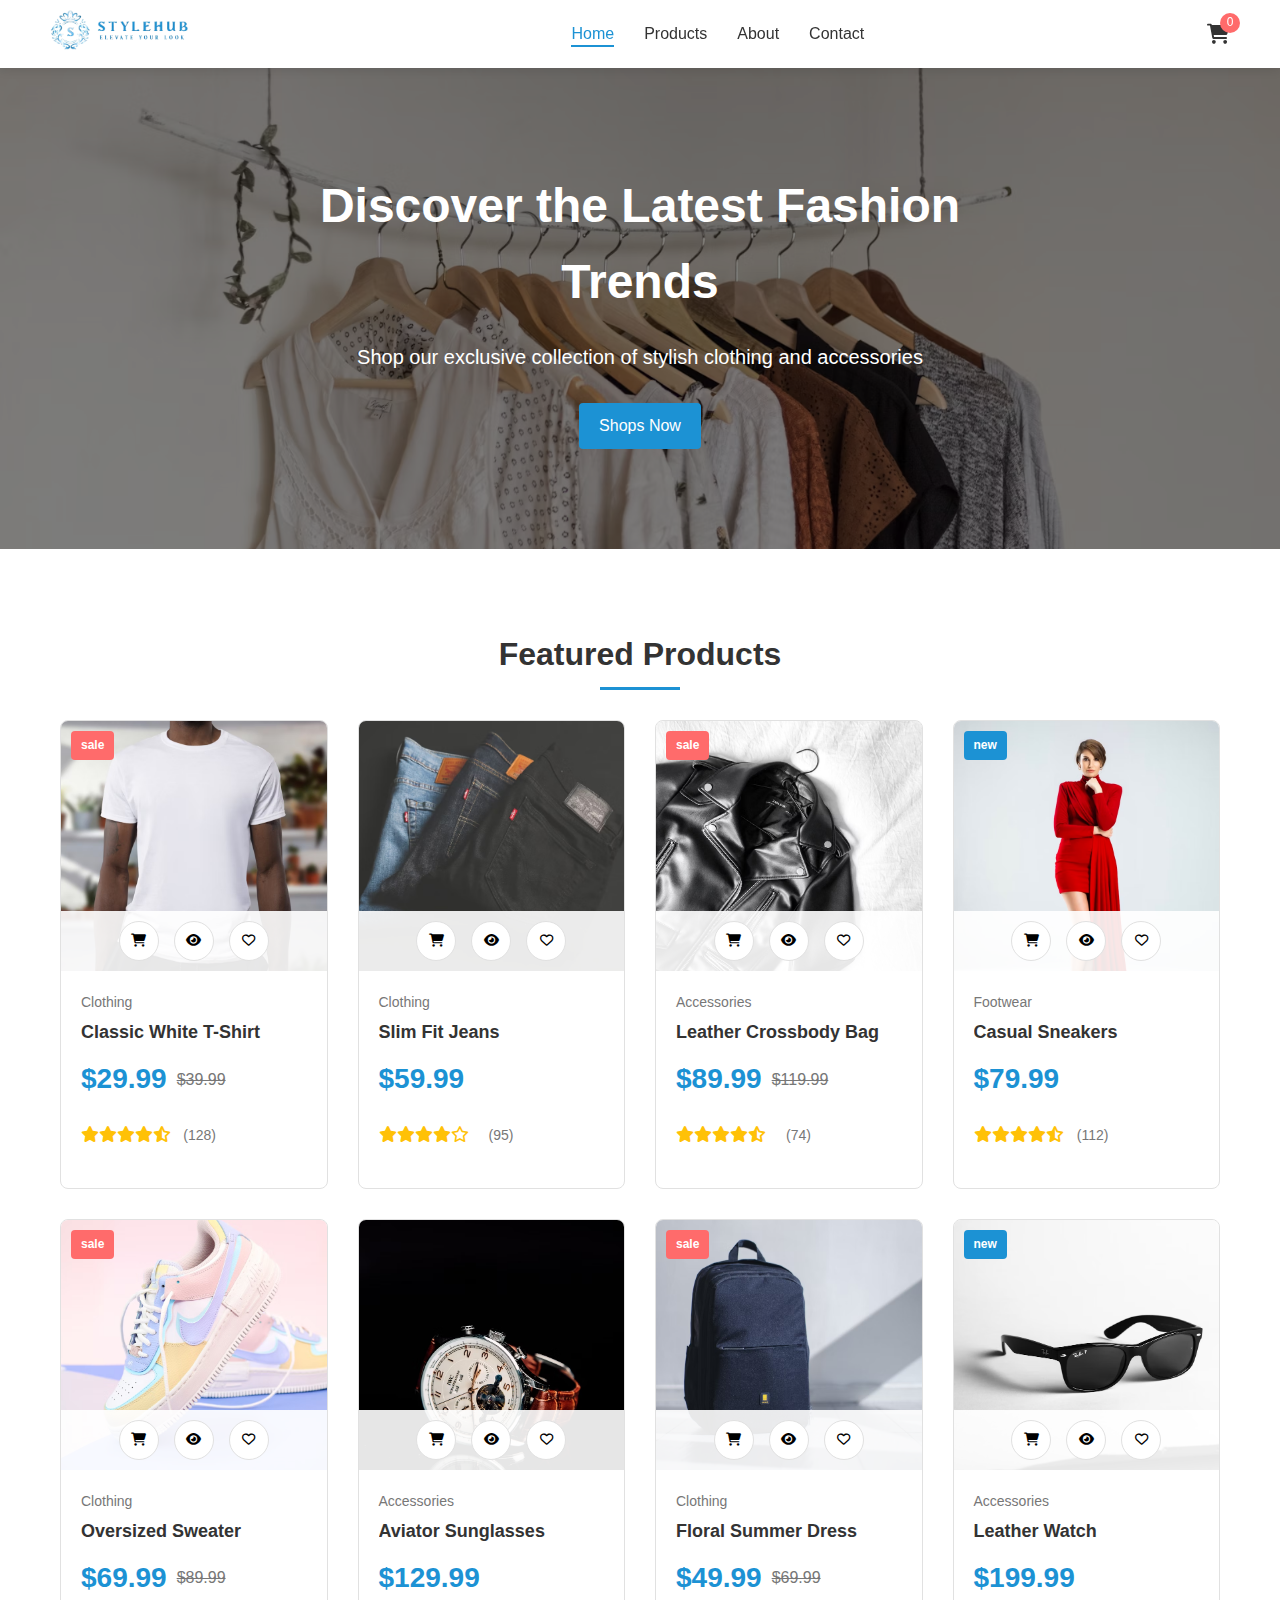
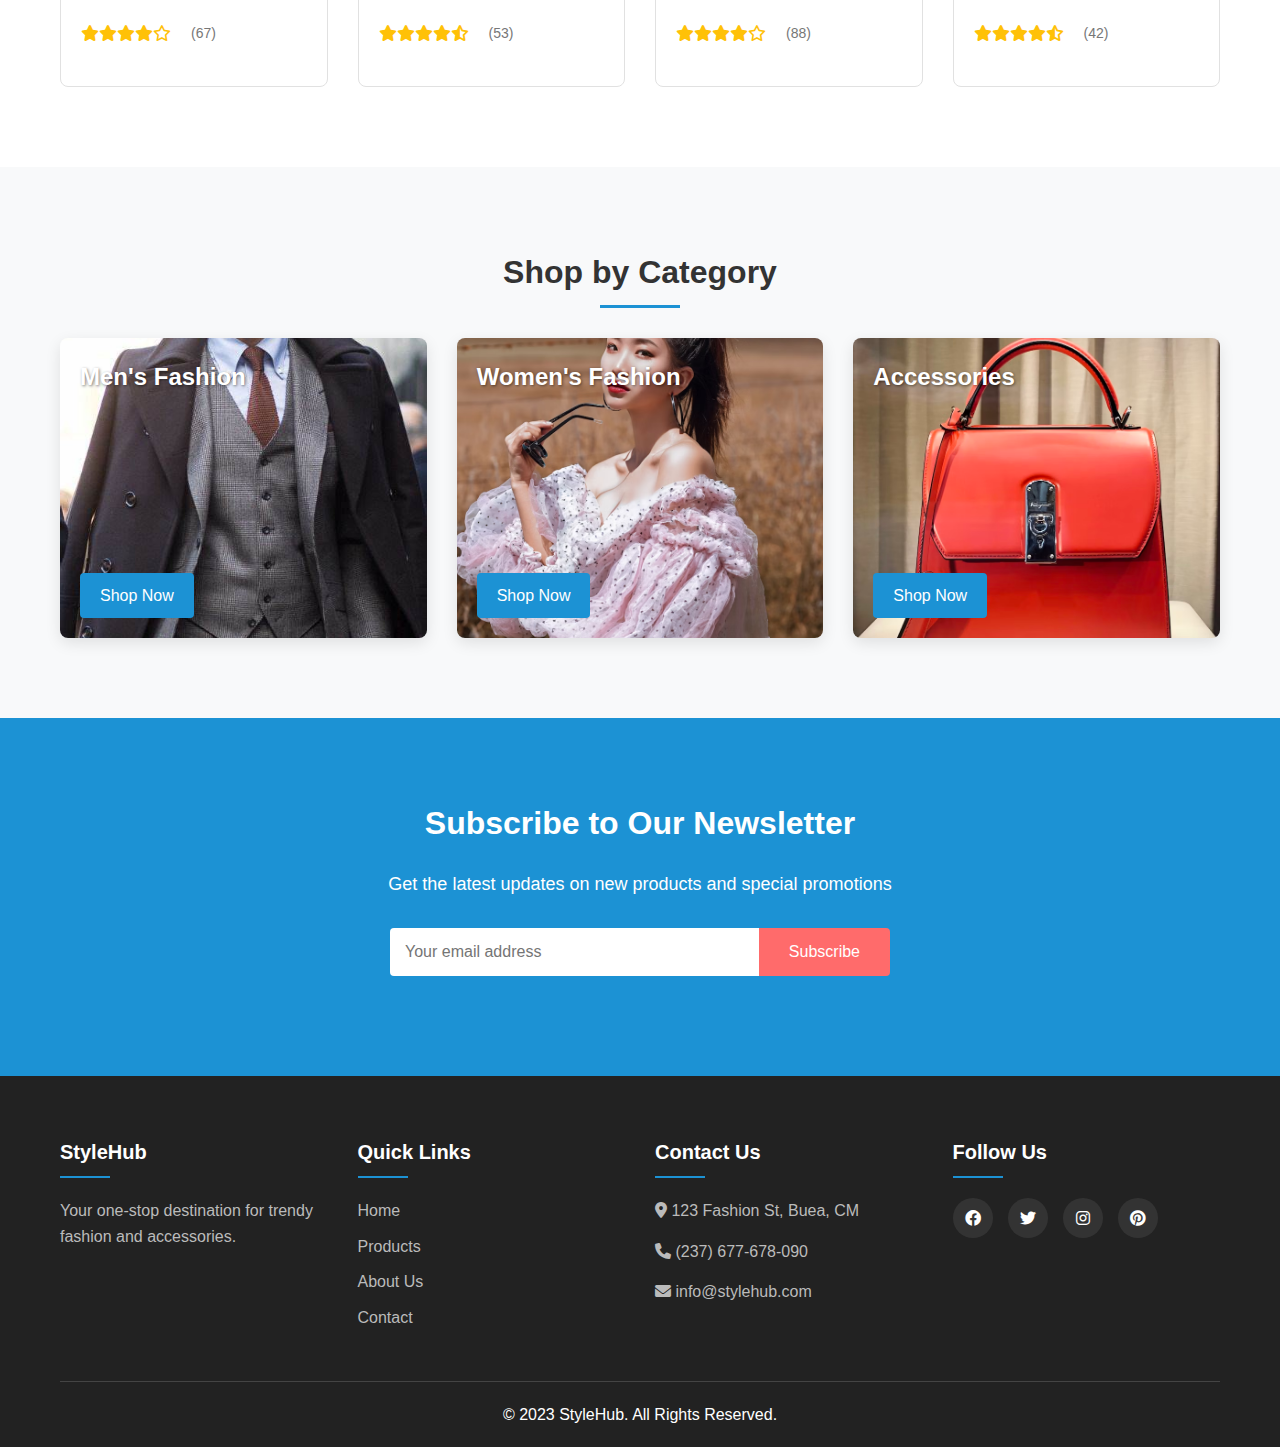
<file: index.html>
<!DOCTYPE html>
<html lang="en">
  <head>
    <meta charset="UTF-8" />
    <meta name="viewport" content="width=device-width, initial-scale=1.0" />
    <title>StyleHub - Home</title>
    <link rel="apple-touch-icon" sizes="180x180" href="/apple-touch-icon.png" />
    <link rel="icon" type="image/png" sizes="32x32" href="/favicon-32x32.png" />
    <link rel="icon" type="image/png" sizes="16x16" href="/favicon-16x16.png" />
    <link rel="manifest" href="/site.webmanifest" />
    <link rel="stylesheet" href="css/styles.css" />
    <link
      rel="stylesheet"
      href="https://cdnjs.cloudflare.com/ajax/libs/font-awesome/6.0.0-beta3/css/all.min.css"
    />
  </head>
  <body>
    <header>
      <div class="container">
        <div class="logo">
          <a href="index.html">
            <img
              src="images/stylehub-logo.png"
              alt="StyleHub Logo"
              class="logo-image"
            />
          </a>
        </div>
        <nav>
          <ul class="nav-links">
            <li><a href="index.html" class="active">Home</a></li>
            <li><a href="pages/products.html">Products</a></li>
            <li><a href="pages/about.html">About</a></li>
            <li><a href="pages/contact.html">Contact</a></li>
          </ul>
        </nav>
        <div class="cart-icon">
          <a href="pages/cart.html"
            ><i class="fas fa-shopping-cart"></i>
            <span id="cart-count">0</span></a
          >
        </div>
        <div class="hamburger">
          <div class="line"></div>
          <div class="line"></div>
          <div class="line"></div>
        </div>
      </div>
    </header>

    <section class="hero">
      <div class="container">
        <div class="hero-content">
          <h2>Discover the Latest Fashion Trends</h2>
          <p>
            Shop our exclusive collection of stylish clothing and accessories
          </p>
          <a href="pages/products.html" class="btn">Shops Now</a>
        </div>
      </div>
    </section>

    <section class="featured-products">
      <div class="container">
        <h2>Featured Products</h2>
        <div class="products-grid" id="featured-products">
          <!-- Products will be loaded dynamically with JavaScript -->
        </div>
      </div>
    </section>

    <section class="categories">
      <div class="container">
        <h2>Shop by Category</h2>
        <div class="category-grid">
          <div class="category-card">
            <img src="images/category-men.jpg" alt="Men's Fashion" />
            <h3>Men's Fashion</h3>
            <a href="pages/products.html?category=men" class="btn">Shop Now</a>
          </div>
          <div class="category-card">
            <img src="images/category-women.jpg" alt="Women's Fashion" />
            <h3>Women's Fashion</h3>
            <a href="pages/products.html?category=women" class="btn"
              >Shop Now</a
            >
          </div>
          <div class="category-card">
            <img src="images/category-accessories.jpg" alt="Accessories" />
            <h3>Accessories</h3>
            <a href="pages/products.html?category=accessories" class="btn"
              >Shop Now</a
            >
          </div>
        </div>
      </div>
    </section>

    <section class="newsletter">
      <div class="container">
        <h2>Subscribe to Our Newsletter</h2>
        <p>Get the latest updates on new products and special promotions</p>
        <form id="newsletter-form">
          <input type="email" placeholder="Your email address" required />
          <button type="submit" class="btn">Subscribe</button>
        </form>
        <div id="newsletter-message"></div>
      </div>
    </section>

    <footer>
      <div class="container">
        <div class="footer-content">
          <div class="footer-section">
            <h3>StyleHub</h3>
            <p>Your one-stop destination for trendy fashion and accessories.</p>
          </div>
          <div class="footer-section">
            <h3>Quick Links</h3>
            <ul>
              <li><a href="index.html">Home</a></li>
              <li><a href="pages/products.html">Products</a></li>
              <li><a href="pages/about.html">About Us</a></li>
              <li><a href="pages/contact.html">Contact</a></li>
            </ul>
          </div>
          <div class="footer-section">
            <h3>Contact Us</h3>
            <p>
              <i class="fas fa-map-marker-alt"></i> 123 Fashion St, Buea, CM
            </p>
            <p><i class="fas fa-phone"></i> (237) 677-678-090</p>
            <p><i class="fas fa-envelope"></i> info@stylehub.com</p>
          </div>
          <div class="footer-section">
            <h3>Follow Us</h3>
            <div class="social-icons">
              <a href="#"><i class="fab fa-facebook"></i></a>
              <a href="#"><i class="fab fa-twitter"></i></a>
              <a href="#"><i class="fab fa-instagram"></i></a>
              <a href="#"><i class="fab fa-pinterest"></i></a>
            </div>
          </div>
        </div>
        <div class="footer-bottom">
          <p>&copy; 2023 StyleHub. All Rights Reserved.</p>
        </div>
      </div>
    </footer>

    <script src="js/main.js"></script>
    <script src="js/products.js"></script>
  </body>
</html>
</file>
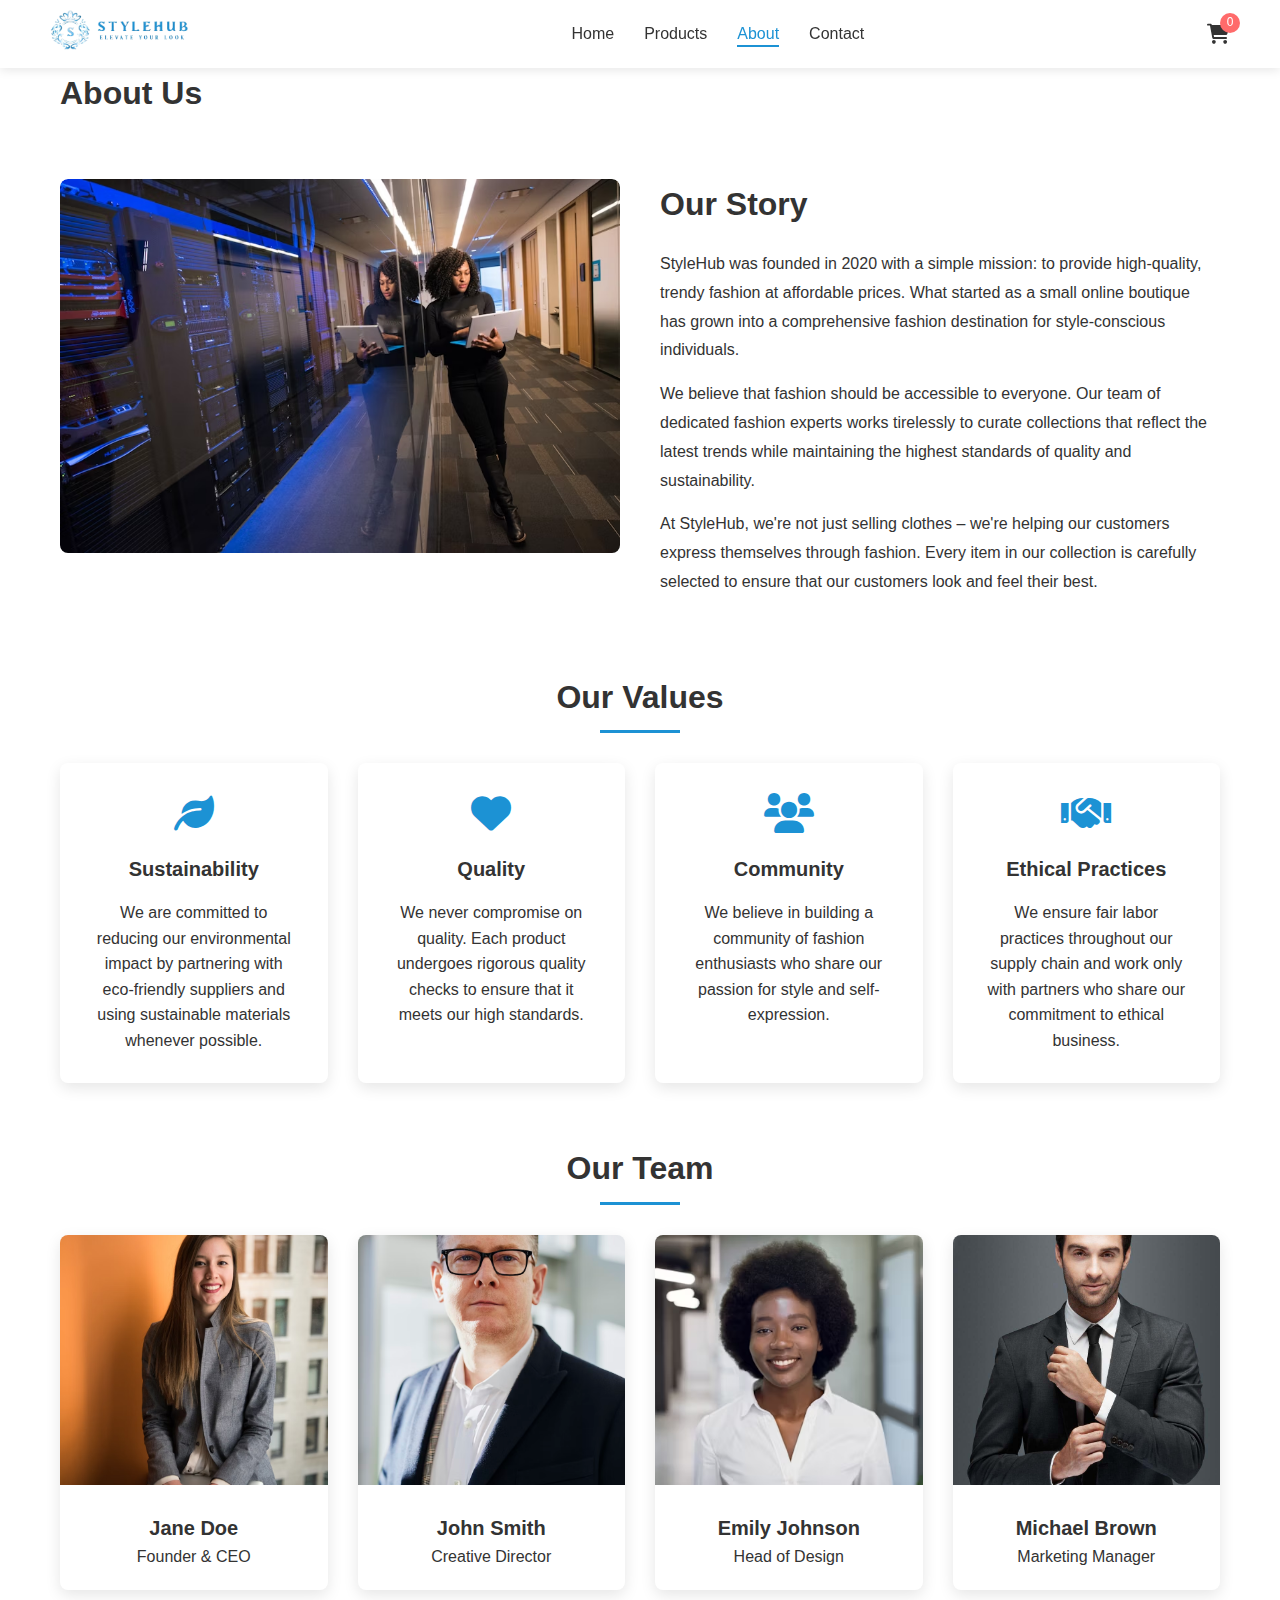
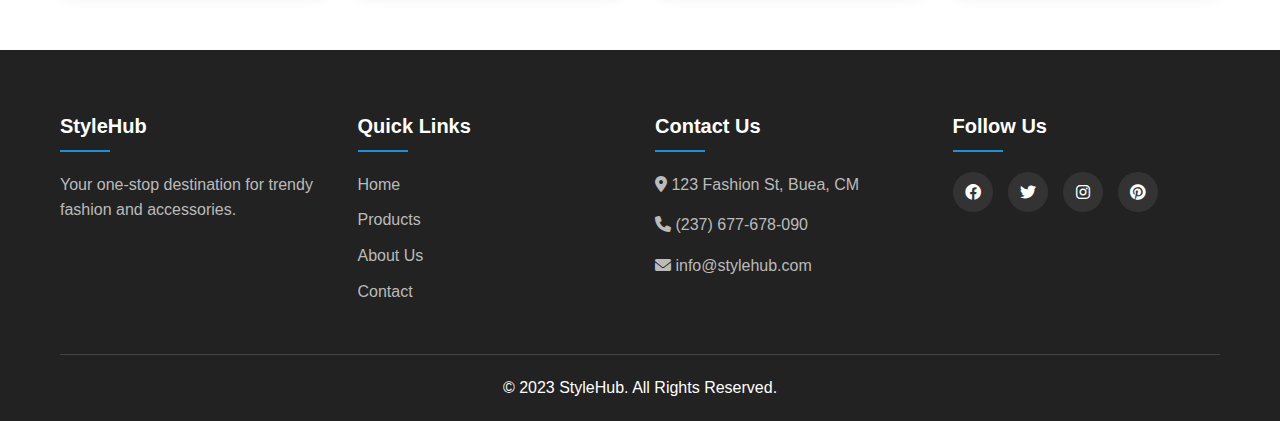
<file: pages/about.html>
<!DOCTYPE html>
<html lang="en">
  <head>
    <meta charset="UTF-8" />
    <meta name="viewport" content="width=device-width, initial-scale=1.0" />
    <title>StyleHub - About Us</title>
    <link rel="apple-touch-icon" sizes="180x180" href="../apple-touch-icon.png" />
    <link rel="icon" type="image/png" sizes="32x32" href="../favicon-32x32.png" />
    <link rel="icon" type="image/png" sizes="16x16" href="../favicon-16x16.png" />
    <link rel="manifest" href="../site.webmanifest" />
    <link rel="stylesheet" href="../css/styles.css" />
    <link
      rel="stylesheet"
      href="https://cdnjs.cloudflare.com/ajax/libs/font-awesome/6.0.0-beta3/css/all.min.css"
    />
  </head>
  <body>
    <header>
      <div class="container">
        <div class="logo">
          <a href="../index.html">
            <img
              src="../images/stylehub-logo.png"
              alt="StyleHub Logo"
              class="logo-image"
            />
          </a>
        </div>
        <nav>
          <ul class="nav-links">
            <li><a href="../index.html">Home</a></li>
            <li><a href="products.html">Products</a></li>
            <li><a href="about.html" class="active">About</a></li>
            <li><a href="contact.html">Contact</a></li>
          </ul>
        </nav>
        <div class="cart-icon">
          <a href="cart.html"
            ><i class="fas fa-shopping-cart"></i>
            <span id="cart-count">0</span></a
          >
        </div>
        <div class="hamburger">
          <div class="line"></div>
          <div class="line"></div>
          <div class="line"></div>
        </div>
      </div>
    </header>

    <section class="page-header">
      <div class="container">
        <h1>About Us</h1>
      </div>
    </section>

    <section class="about-section">
      <div class="container">
        <div class="about-content">
          <div class="about-image">
            <img
              src="../images/about-us.jpg"
              alt="About StyleHub"
              class="about-image"
            />
          </div>
          <div class="about-text">
            <h2>Our Story</h2>
            <p>
              StyleHub was founded in 2020 with a simple mission: to provide
              high-quality, trendy fashion at affordable prices. What started as
              a small online boutique has grown into a comprehensive fashion
              destination for style-conscious individuals.
            </p>
            <p>
              We believe that fashion should be accessible to everyone. Our team
              of dedicated fashion experts works tirelessly to curate
              collections that reflect the latest trends while maintaining the
              highest standards of quality and sustainability.
            </p>
            <p>
              At StyleHub, we're not just selling clothes – we're helping our
              customers express themselves through fashion. Every item in our
              collection is carefully selected to ensure that our customers look
              and feel their best.
            </p>
          </div>
        </div>

        <div class="values-section">
          <h2>Our Values</h2>
          <div class="values-grid">
            <div class="value-card">
              <i class="fas fa-leaf"></i>
              <h3>Sustainability</h3>
              <p>
                We are committed to reducing our environmental impact by
                partnering with eco-friendly suppliers and using sustainable
                materials whenever possible.
              </p>
            </div>
            <div class="value-card">
              <i class="fas fa-heart"></i>
              <h3>Quality</h3>
              <p>
                We never compromise on quality. Each product undergoes rigorous
                quality checks to ensure that it meets our high standards.
              </p>
            </div>
            <div class="value-card">
              <i class="fas fa-users"></i>
              <h3>Community</h3>
              <p>
                We believe in building a community of fashion enthusiasts who
                share our passion for style and self-expression.
              </p>
            </div>
            <div class="value-card">
              <i class="fas fa-handshake"></i>
              <h3>Ethical Practices</h3>
              <p>
                We ensure fair labor practices throughout our supply chain and
                work only with partners who share our commitment to ethical
                business.
              </p>
            </div>
          </div>
        </div>

        <div class="team-section">
          <h2>Our Team</h2>
          <div class="team-grid">
            <div class="team-member">
              <img src="../images/team-1.jpg" alt="Team Member" />

              <h3>Jane Doe</h3>
              <p>Founder & CEO</p>
            </div>
            <div class="team-member">
              <img src="../images/team-2.jpg" alt="Team Member" />

              <h3>John Smith</h3>
              <p>Creative Director</p>
            </div>
            <div class="team-member">
              <img src="../images/team-3.jpg" alt="Team Member" />

              <h3>Emily Johnson</h3>
              <p>Head of Design</p>
            </div>
            <div class="team-member">
              <img src="../images/team-4.jpg" alt="Team Member" />

              <h3>Michael Brown</h3>
              <p>Marketing Manager</p>
            </div>
          </div>
        </div>
      </div>
    </section>

    <footer>
      <div class="container">
        <div class="footer-content">
          <div class="footer-section">
            <h3>StyleHub</h3>
            <p>Your one-stop destination for trendy fashion and accessories.</p>
          </div>
          <div class="footer-section">
            <h3>Quick Links</h3>
            <ul>
              <li><a href="../index.html">Home</a></li>
              <li><a href="products.html">Products</a></li>
              <li><a href="about.html">About Us</a></li>
              <li><a href="contact.html">Contact</a></li>
            </ul>
          </div>
          <div class="footer-section">
            <h3>Contact Us</h3>
            <p>
              <i class="fas fa-map-marker-alt"></i> 123 Fashion St, Buea, CM
            </p>
            <p><i class="fas fa-phone"></i> (237) 677-678-090</p>
            <p><i class="fas fa-envelope"></i> info@stylehub.com</p>
          </div>
          <div class="footer-section">
            <h3>Follow Us</h3>
            <div class="social-icons">
              <a href="#"><i class="fab fa-facebook"></i></a>
              <a href="#"><i class="fab fa-twitter"></i></a>
              <a href="#"><i class="fab fa-instagram"></i></a>
              <a href="#"><i class="fab fa-pinterest"></i></a>
            </div>
          </div>
        </div>
        <div class="footer-bottom">
          <p>&copy; 2023 StyleHub. All Rights Reserved.</p>
        </div>
      </div>
    </footer>

    <script src="../js/products.js"></script>
  </body>
</html>
</file>
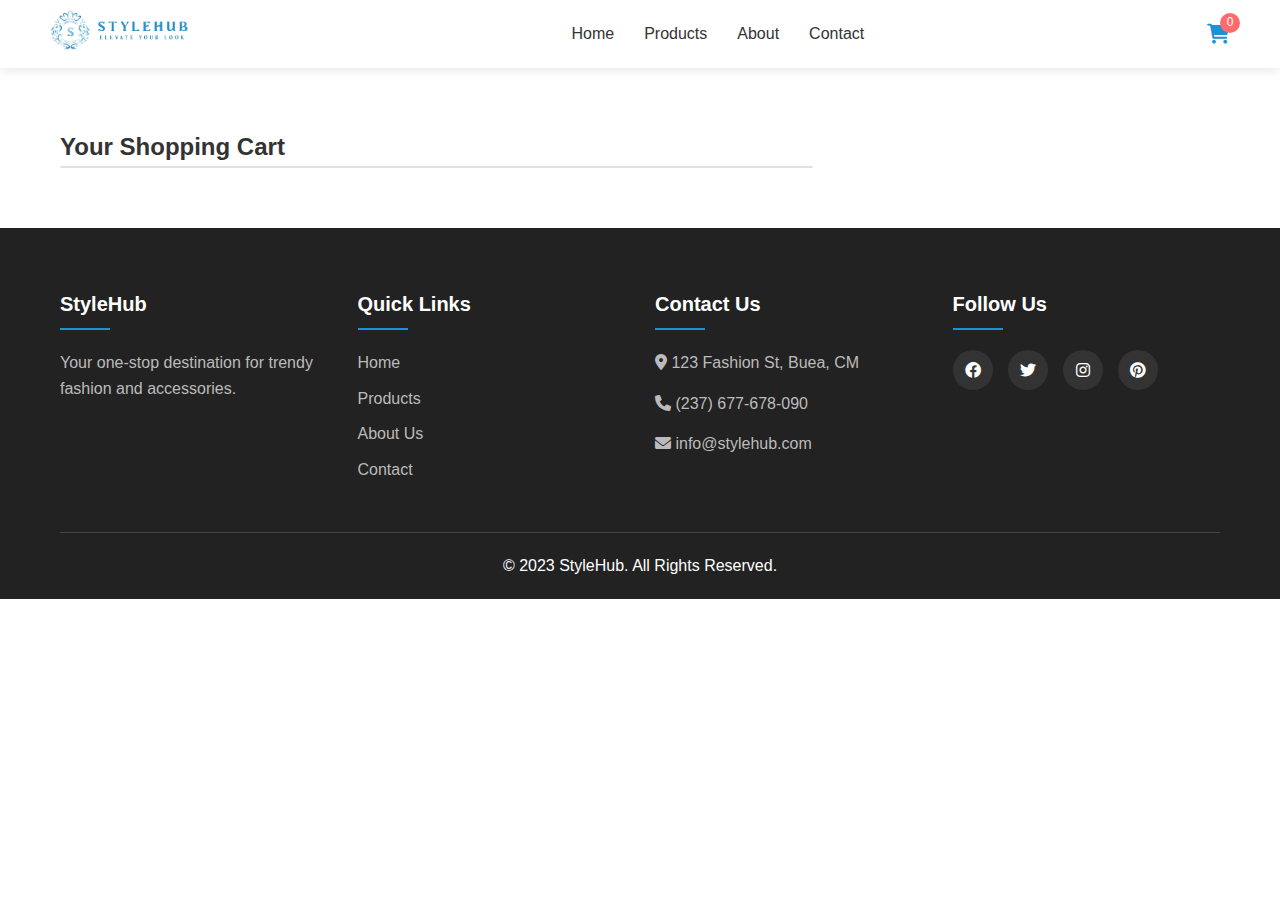
<file: pages/cart.html>
<!DOCTYPE html>
<html lang="en">
  <head>
    <meta charset="UTF-8" />
    <meta name="viewport" content="width=device-width, initial-scale=1.0" />
    <title>StyleHub - Shopping Cart</title>
    <link rel="apple-touch-icon" sizes="180x180" href="../apple-touch-icon.png" />
    <link rel="icon" type="image/png" sizes="32x32" href="../favicon-32x32.png" />
    <link rel="icon" type="image/png" sizes="16x16" href="../favicon-16x16.png" />
    <link rel="manifest" href="../site.webmanifest" />
    <link rel="stylesheet" href="../css/styles.css" />
    <link
      rel="stylesheet"
      href="https://cdnjs.cloudflare.com/ajax/libs/font-awesome/6.0.0-beta3/css/all.min.css"
    />
  </head>
  <body>
    <header>
      <div class="container">
        <div class="logo">
          <a href="../index.html">
            <img
              src="../images/stylehub-logo.png"
              alt="StyleHub Logo"
              class="logo-image"
            />
          </a>
        </div>
        <nav>
          <ul class="nav-links">
            <li><a href="../index.html">Home</a></li>
            <li><a href="products.html">Products</a></li>
            <li><a href="about.html">About</a></li>
            <li><a href="contact.html">Contact</a></li>
          </ul>
        </nav>
        <div class="cart-icon">
          <a href="cart.html" class="active"
            ><i class="fas fa-shopping-cart"></i>
            <span id="cart-count">0</span></a
          >
        </div>
        <div class="hamburger">
          <div class="line"></div>
          <div class="line"></div>
          <div class="line"></div>
        </div>
      </div>
    </header>

    <section class="cart-section">
      <div class="container">
        <h2>Your Shopping Cart</h2>

        <div id="cart-empty-message" class="hidden">
          <p>
            Your cart is empty. <a href="products.html">Continue shopping</a>
          </p>
        </div>

        <div id="cart-content">
          <div class="cart-items" id="cart-items-container">
            <!-- Cart items will be loaded dynamically -->
          </div>

          <div class="cart-summary">
            <h3>Order Summary</h3>
            <div class="summary-row">
              <span>Subtotal</span>
              <span id="cart-subtotal">$0.00</span>
            </div>
            <div class="summary-row">
              <span>Shipping</span>
              <span id="cart-shipping">$0.00</span>
            </div>
            <div class="summary-row">
              <span>Tax</span>
              <span id="cart-tax">$0.00</span>
            </div>
            <div class="summary-row total">
              <span>Total</span>
              <span id="cart-total">$0.00</span>
            </div>

            <div class="promo-code">
              <input
                type="text"
                id="promo-code-input"
                placeholder="Enter promo code"
              />
              <button id="apply-promo" class="btn btn-outline">Apply</button>
            </div>

            <button id="checkout-btn" class="btn btn-primary">
              Proceed to Checkout
            </button>
            <a href="products.html" class="continue-shopping"
              >Continue Shopping</a
            >
          </div>
        </div>
      </div>
    </section>

    <footer>
      <div class="container">
        <div class="footer-content">
          <div class="footer-section">
            <h3>StyleHub</h3>
            <p>Your one-stop destination for trendy fashion and accessories.</p>
          </div>
          <div class="footer-section">
            <h3>Quick Links</h3>
            <ul>
              <li><a href="../index.html">Home</a></li>
              <li><a href="products.html">Products</a></li>
              <li><a href="about.html">About Us</a></li>
              <li><a href="contact.html">Contact</a></li>
            </ul>
          </div>
          <div class="footer-section">
            <h3>Contact Us</h3>
            <p>
              <i class="fas fa-map-marker-alt"></i> 123 Fashion St, Buea, CM
            </p>
            <p><i class="fas fa-phone"></i> (237) 677-678-090</p>
            <p><i class="fas fa-envelope"></i> info@stylehub.com</p>
          </div>
          <div class="footer-section">
            <h3>Follow Us</h3>
            <div class="social-icons">
              <a href="#"><i class="fab fa-facebook"></i></a>
              <a href="#"><i class="fab fa-twitter"></i></a>
              <a href="#"><i class="fab fa-instagram"></i></a>
              <a href="#"><i class="fab fa-pinterest"></i></a>
            </div>
          </div>
        </div>
        <div class="footer-bottom">
          <p>&copy; 2023 StyleHub. All Rights Reserved.</p>
        </div>
      </div>
    </footer>

    <script src="../js/main.js"></script>
    <script src="../js/cart.js"></script>
  </body>
</html>
</file>
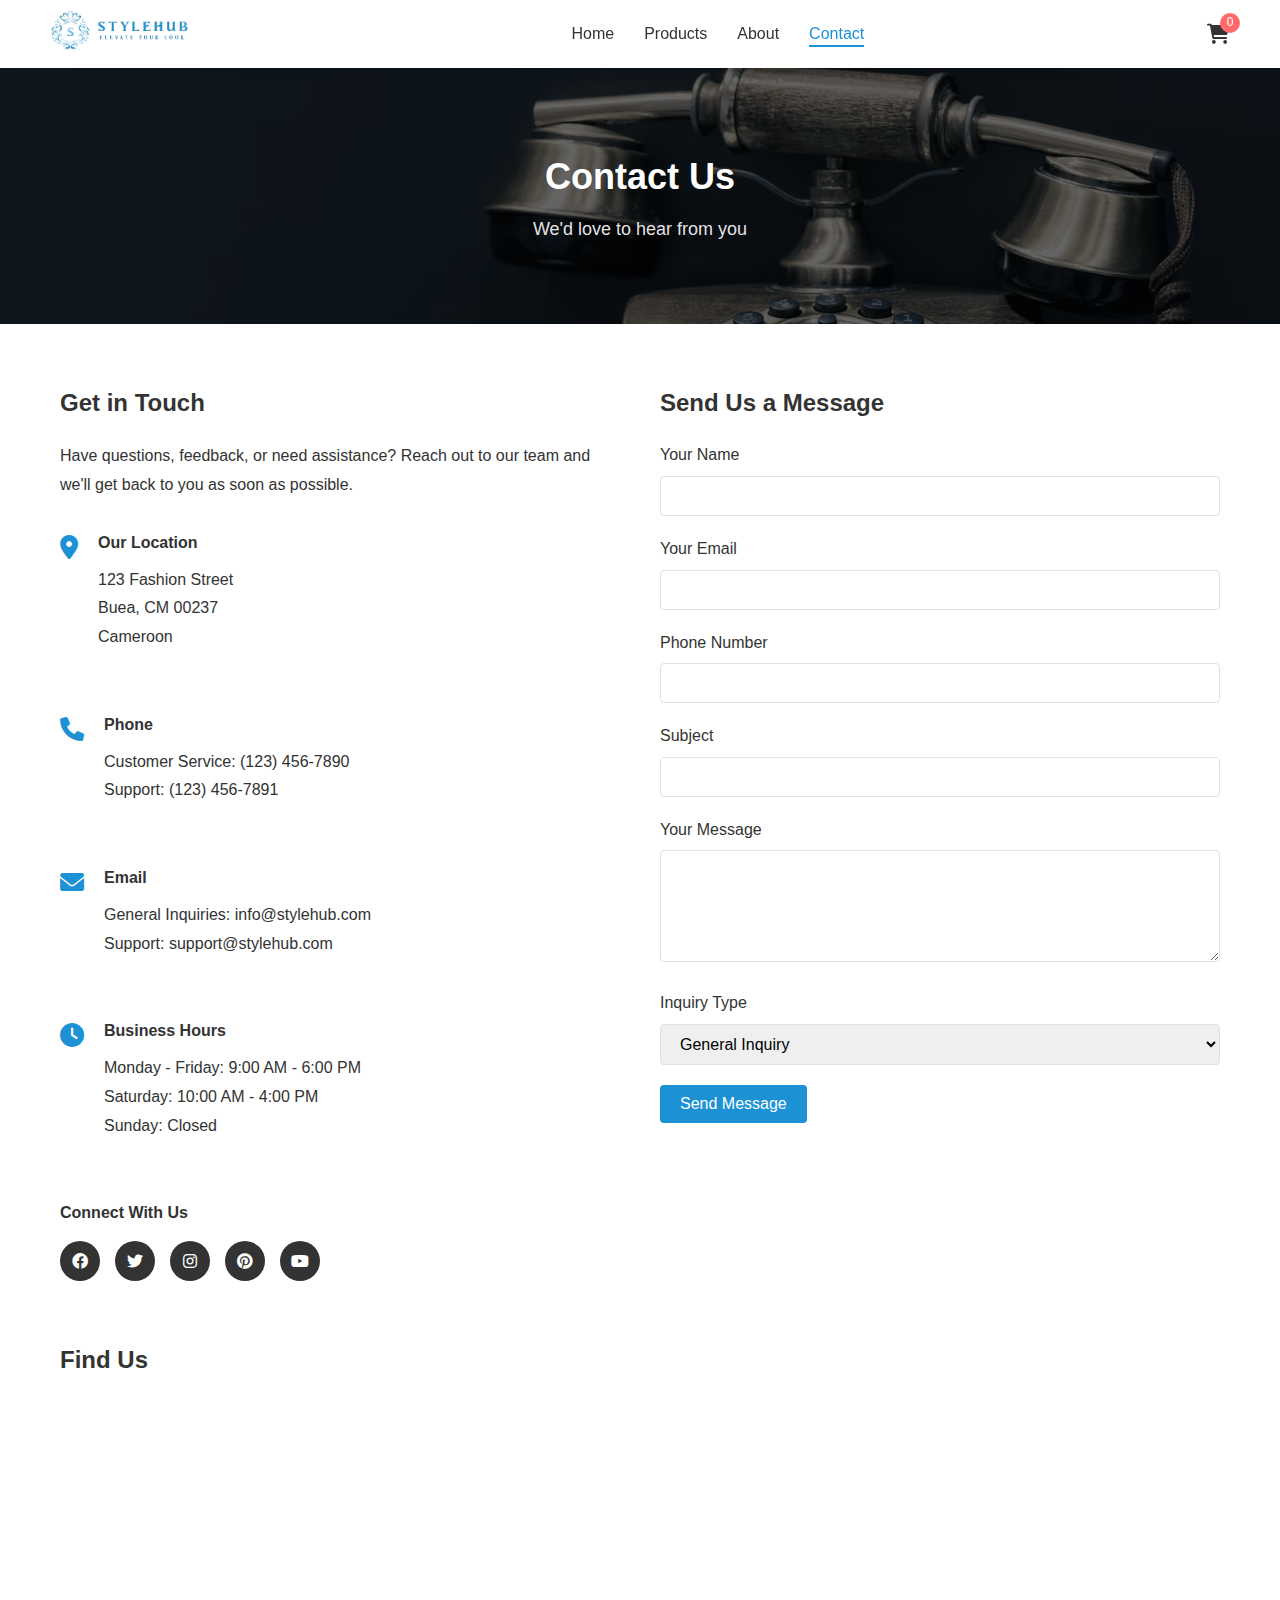
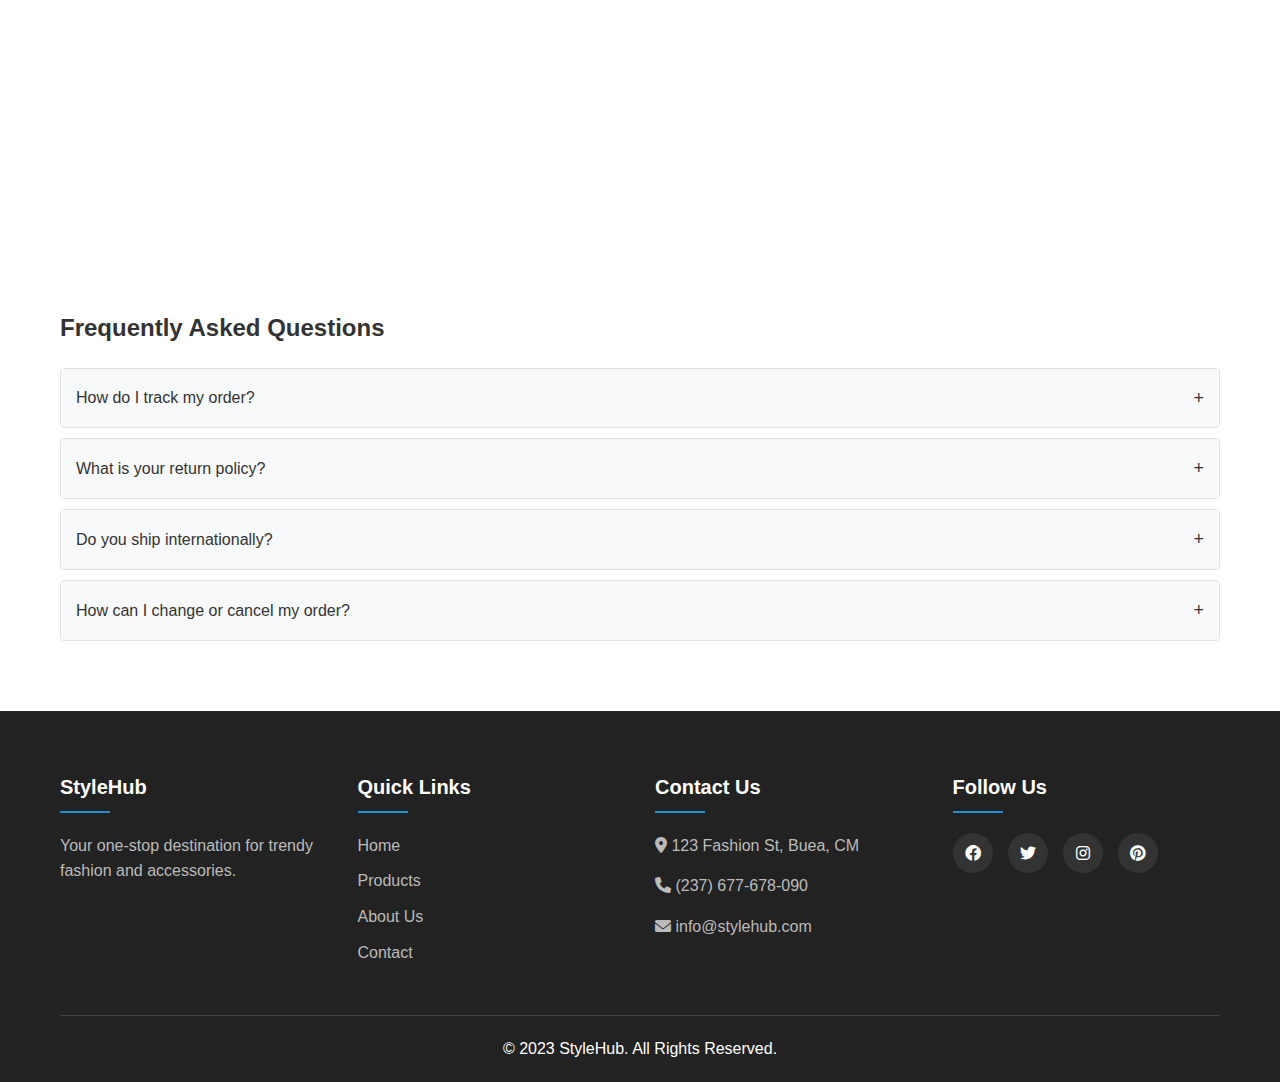
<file: pages/contact.html>
<!DOCTYPE html>
<html lang="en">
  <head>
    <meta charset="UTF-8" />
    <meta name="viewport" content="width=device-width, initial-scale=1.0" />
    <title>StyleHub - Contact Us</title>
    <link rel="apple-touch-icon" sizes="180x180" href="../apple-touch-icon.png" />
    <link rel="icon" type="image/png" sizes="32x32" href="../favicon-32x32.png" />
    <link rel="icon" type="image/png" sizes="16x16" href="../favicon-16x16.png" />
    <link rel="manifest" href="../site.webmanifest" />
    <link rel="stylesheet" href="../css/styles.css" />
    <link
      rel="stylesheet"
      href="https://cdnjs.cloudflare.com/ajax/libs/font-awesome/6.0.0-beta3/css/all.min.css"
    />
  </head>
  <body>
    <header>
      <div class="container">
        <div class="logo">
          <a href="../index.html">
            <img
              src="../images/stylehub-logo.png"
              alt="StyleHub Logo"
              class="logo-image"
            />
          </a>
        </div>
        <nav>
          <ul class="nav-links">
            <li><a href="../index.html">Home</a></li>
            <li><a href="products.html">Products</a></li>
            <li><a href="about.html">About</a></li>
            <li><a href="contact.html" class="active">Contact</a></li>
          </ul>
        </nav>
        <div class="cart-icon">
          <a href="cart.html"
            ><i class="fas fa-shopping-cart"></i>
            <span id="cart-count">0</span></a
          >
        </div>
        <div class="hamburger">
          <div class="line"></div>
          <div class="line"></div>
          <div class="line"></div>
        </div>
      </div>
    </header>

    <section class="page-banner">
      <div class="container">
        <h2>Contact Us</h2>
        <p>We'd love to hear from you</p>
      </div>
    </section>

    <section class="contact-section">
      <div class="container">
        <div class="contact-container">
          <div class="contact-info">
            <h3>Get in Touch</h3>
            <p>
              Have questions, feedback, or need assistance? Reach out to our
              team and we'll get back to you as soon as possible.
            </p>

            <div class="info-item">
              <i class="fas fa-map-marker-alt"></i>
              <div>
                <h4>Our Location</h4>
                <p>
                  123 Fashion Street<br />Buea, CM 00237<br />Cameroon
                </p>
              </div>
            </div>

            <div class="info-item">
              <i class="fas fa-phone"></i>
              <div>
                <h4>Phone</h4>
                <p>
                  Customer Service: (123) 456-7890<br />Support: (123) 456-7891
                </p>
              </div>
            </div>

            <div class="info-item">
              <i class="fas fa-envelope"></i>
              <div>
                <h4>Email</h4>
                <p>
                  General Inquiries: info@stylehub.com<br />Support:
                  support@stylehub.com
                </p>
              </div>
            </div>

            <div class="info-item">
              <i class="fas fa-clock"></i>
              <div>
                <h4>Business Hours</h4>
                <p>
                  Monday - Friday: 9:00 AM - 6:00 PM<br />Saturday: 10:00 AM -
                  4:00 PM<br />Sunday: Closed
                </p>
              </div>
            </div>

            <div class="social-media">
              <h4>Connect With Us</h4>
              <div class="social-icons">
                <a href="#"><i class="fab fa-facebook"></i></a>
                <a href="#"><i class="fab fa-twitter"></i></a>
                <a href="#"><i class="fab fa-instagram"></i></a>
                <a href="#"><i class="fab fa-pinterest"></i></a>
                <a href="#"><i class="fab fa-youtube"></i></a>
              </div>
            </div>
          </div>

          <div class="contact-form">
            <h3>Send Us a Message</h3>
            <form id="contact-form">
              <div class="form-group">
                <label for="name">Your Name</label>
                <input type="text" id="name" name="name" required />
              </div>

              <div class="form-group">
                <label for="email">Your Email</label>
                <input type="email" id="email" name="email" required />
              </div>

              <div class="form-group">
                <label for="phone">Phone Number</label>
                <input type="tel" id="phone" name="phone" />
              </div>

              <div class="form-group">
                <label for="subject">Subject</label>
                <input type="text" id="subject" name="subject" required />
              </div>

              <div class="form-group">
                <label for="message">Your Message</label>
                <textarea
                  id="message"
                  name="message"
                  rows="5"
                  required
                ></textarea>
              </div>

              <div class="form-group">
                <label for="inquiry-type">Inquiry Type</label>
                <select id="inquiry-type" name="inquiry-type">
                  <option value="general">General Inquiry</option>
                  <option value="product">Product Question</option>
                  <option value="order">Order Status</option>
                  <option value="returns">Returns & Exchanges</option>
                  <option value="feedback">Feedback</option>
                </select>
              </div>

              <button type="submit" class="btn btn-primary">
                Send Message
              </button>
            </form>
            <div id="form-message" class="hidden"></div>
          </div>
        </div>

        <div class="map-container">
          <h3>Find Us</h3>
          <div class="map">
            <iframe
              src="https://www.google.com/maps/embed?pb=!1m18!1m12!1m3!1d3022.9663095343077!2d-74.00425882426903!3d40.74076927138946!2m3!1f0!2f0!3f0!3m2!1i1024!2i768!4f13.1!3m3!1m2!1s0x89c259a9b30eac9f%3A0xaca05ca48ab5ac2c!2sEmpire%20State%20Building!5e0!3m2!1sen!2sus!4v1677721253380!5m2!1sen!2sus"
              width="100%"
              height="450"
              style="border: 0"
              allowfullscreen=""
              loading="lazy"
              referrerpolicy="no-referrer-when-downgrade"
            ></iframe>
          </div>
        </div>

        <div class="faq-section">
          <h3>Frequently Asked Questions</h3>
          <div class="accordion">
            <div class="accordion-item">
              <div class="accordion-header">How do I track my order?</div>
              <div class="accordion-content">
                <p>
                  You can track your order by logging into your account and
                  navigating to the "Order History" section. Alternatively, you
                  can use the tracking number provided in your shipping
                  confirmation email.
                </p>
              </div>
            </div>
            <div class="accordion-item">
              <div class="accordion-header">What is your return policy?</div>
              <div class="accordion-content">
                <p>
                  We offer a 30-day return policy for most items. Products must
                  be in their original condition with tags attached. Please
                  visit our Returns page for more information and to initiate a
                  return.
                </p>
              </div>
            </div>
            <div class="accordion-item">
              <div class="accordion-header">Do you ship internationally?</div>
              <div class="accordion-content">
                <p>
                  Yes, we ship to most countries worldwide. Shipping rates and
                  delivery times vary by location. You can see the shipping
                  options available to your country during checkout.
                </p>
              </div>
            </div>
            <div class="accordion-item">
              <div class="accordion-header">
                How can I change or cancel my order?
              </div>
              <div class="accordion-content">
                <p>
                  If you need to change or cancel your order, please contact our
                  customer service team as soon as possible. We process orders
                  quickly, so we cannot guarantee that changes can be made once
                  an order is placed.
                </p>
              </div>
            </div>
          </div>
        </div>
      </div>
    </section>

    <footer>
      <div class="container">
        <div class="footer-content">
          <div class="footer-section">
            <h3>StyleHub</h3>
            <p>Your one-stop destination for trendy fashion and accessories.</p>
          </div>
          <div class="footer-section">
            <h3>Quick Links</h3>
            <ul>
              <li><a href="../index.html">Home</a></li>
              <li><a href="products.html">Products</a></li>
              <li><a href="about.html">About Us</a></li>
              <li><a href="contact.html">Contact</a></li>
            </ul>
          </div>
          <div class="footer-section">
            <h3>Contact Us</h3>
            <p>
              <i class="fas fa-map-marker-alt"></i> 123 Fashion St, Buea, CM
            </p>
            <p><i class="fas fa-phone"></i> (237) 677-678-090</p>
            <p><i class="fas fa-envelope"></i> info@stylehub.com</p>
          </div>
          <div class="footer-section">
            <h3>Follow Us</h3>
            <div class="social-icons">
              <a href="#"><i class="fab fa-facebook"></i></a>
              <a href="#"><i class="fab fa-twitter"></i></a>
              <a href="#"><i class="fab fa-instagram"></i></a>
              <a href="#"><i class="fab fa-pinterest"></i></a>
            </div>
          </div>
        </div>
        <div class="footer-bottom">
          <p>&copy; 2023 StyleHub. All Rights Reserved.</p>
        </div>
      </div>
    </footer>

    <script src="../js/main.js"></script>
    <script src="../js/contact.js"></script>
  </body>
</html>
</file>
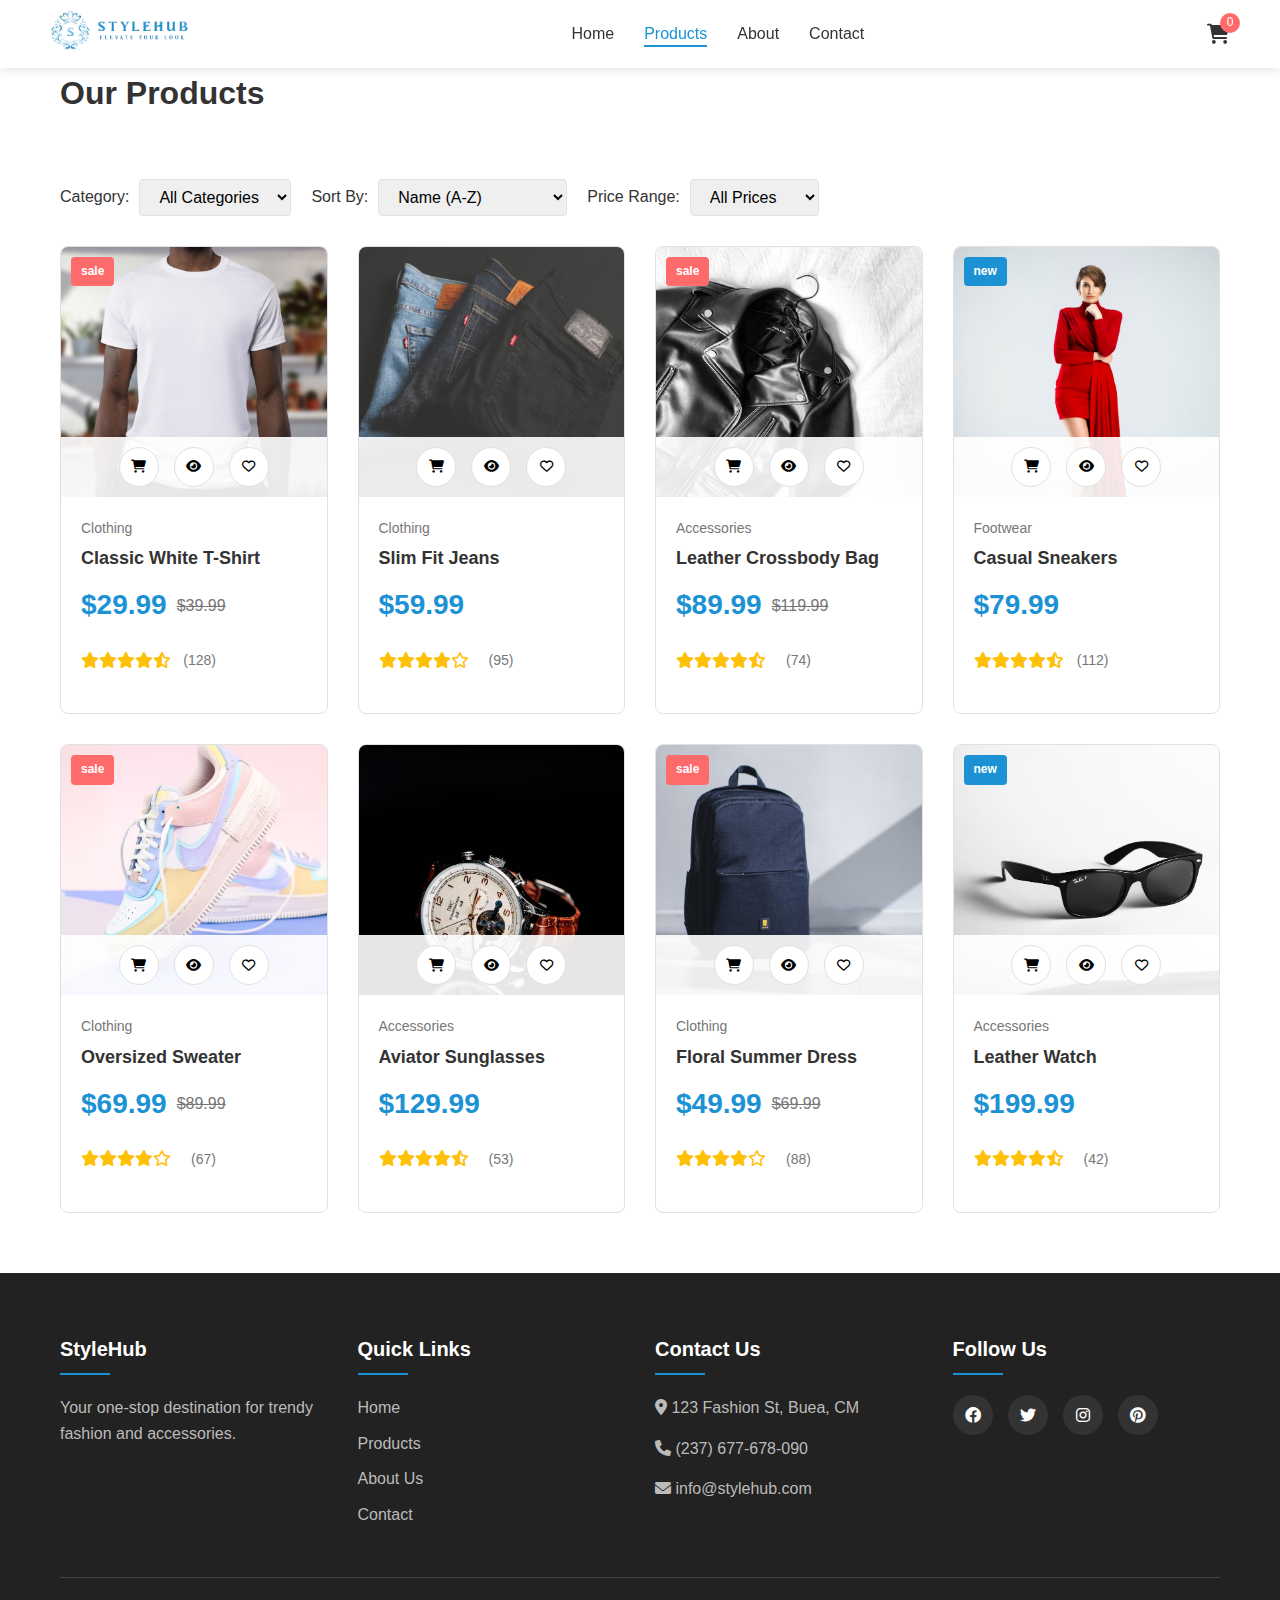
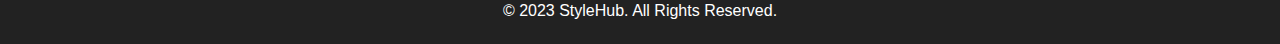
<file: pages/products.html>
<!DOCTYPE html>
<html lang="en">
  <head>
    <meta charset="UTF-8" />
    <meta name="viewport" content="width=device-width, initial-scale=1.0" />
    <title>StyleHub - Products</title>
    <link rel="apple-touch-icon" sizes="180x180" href="../apple-touch-icon.png" />
    <link rel="icon" type="image/png" sizes="32x32" href="../favicon-32x32.png" />
    <link rel="icon" type="image/png" sizes="16x16" href="../favicon-16x16.png" />
    <link rel="manifest" href="../site.webmanifest" />
    <link rel="stylesheet" href="../css/styles.css" />
    <link
      rel="stylesheet"
      href="https://cdnjs.cloudflare.com/ajax/libs/font-awesome/6.0.0-beta3/css/all.min.css"
    />
  </head>
  <body>
    <header>
      <div class="container">
        <div class="logo">
          <a href="../index.html">
            <img
              src="../images/stylehub-logo.png"
              alt="StyleHub Logo"
              class="logo-image"
            />
          </a>
        </div>
        <nav>
          <ul class="nav-links">
            <li><a href="../index.html">Home</a></li>
            <li><a href="products.html" class="active">Products</a></li>
            <li><a href="about.html">About</a></li>
            <li><a href="contact.html">Contact</a></li>
          </ul>
        </nav>
        <div class="cart-icon">
          <a href="cart.html"
            ><i class="fas fa-shopping-cart"></i>
            <span id="cart-count">0</span></a
          >
        </div>
        <div class="hamburger">
          <div class="line"></div>
          <div class="line"></div>
          <div class="line"></div>
        </div>
      </div>
    </header>

    <section class="page-header">
      <div class="container">
        <h1>Our Products</h1>
      </div>
    </section>

    <section class="products-section">
      <div class="container">
        <div class="filter-container">
          <div class="filter-group">
            <label for="category-filter">Category:</label>
            <select id="category-filter">
              <option value="all">All Categories</option>
              <option value="Clothing">Clothing</option>
              <option value="Accessories">Accessories</option>
              <option value="Footwear">Footwear</option>
            </select>
          </div>
          <div class="filter-group">
            <label for="sort-filter">Sort By:</label>
            <select id="sort-filter">
              <option value="name-asc">Name (A-Z)</option>
              <option value="name-desc">Name (Z-A)</option>
              <option value="price-low">Price (Low to High)</option>
              <option value="price-high">Price (High to Low)</option>
              <option value="rating">Rating</option>
            </select>
          </div>
          <div class="filter-group">
            <label for="price-filter">Price Range:</label>
            <select id="price-filter">
              <option value="all">All Prices</option>
              <option value="under50">Under $50</option>
              <option value="50to100">$50 - $100</option>
              <option value="over100">Over $100</option>
            </select>
          </div>
        </div>

        <div class="products-grid">
          <!-- Products will be loaded dynamically with JavaScript -->
        </div>
      </div>
    </section>

    <footer>
      <div class="container">
        <div class="footer-content">
          <div class="footer-section">
            <h3>StyleHub</h3>
            <p>Your one-stop destination for trendy fashion and accessories.</p>
          </div>
          <div class="footer-section">
            <h3>Quick Links</h3>
            <ul>
              <li><a href="../index.html">Home</a></li>
              <li><a href="products.html">Products</a></li>
              <li><a href="about.html">About Us</a></li>
              <li><a href="contact.html">Contact</a></li>
            </ul>
          </div>
          <div class="footer-section">
            <h3>Contact Us</h3>
            <p>
              <i class="fas fa-map-marker-alt"></i> 123 Fashion St, Buea, CM
            </p>
            <p><i class="fas fa-phone"></i> (237) 677-678-090</p>
            <p><i class="fas fa-envelope"></i> info@stylehub.com</p>
          </div>
          <div class="footer-section">
            <h3>Follow Us</h3>
            <div class="social-icons">
              <a href="#"><i class="fab fa-facebook"></i></a>
              <a href="#"><i class="fab fa-twitter"></i></a>
              <a href="#"><i class="fab fa-instagram"></i></a>
              <a href="#"><i class="fab fa-pinterest"></i></a>
            </div>
          </div>
        </div>
        <div class="footer-bottom">
          <p>&copy; 2023 StyleHub. All Rights Reserved.</p>
        </div>
      </div>
    </footer>

    <script src="../js/main.js"></script>
    <script src="../js/products.js"></script>
  </body>
</html>
</file>
<file: css/styles.css>
/* Global Styles */
:root {
  --primary-color: #1C92D4;
  --secondary-color: #f8f9fa;
  --accent-color: #ff6b6b;
  --text-color: #333;
  --light-text: #777;
  --border-color: #e1e1e1;
  --success-color: #28a745;
  --error-color: #dc3545;
  --warning-color: #ffc107;
  --info-color: #17a2b8;
}

* {
  margin: 0;
  padding: 0;
  box-sizing: border-box;
}

body {
  font-family: "Segoe UI", Tahoma, Geneva, Verdana, sans-serif;
  line-height: 1.6;
  color: var(--text-color);
  background-color: #fff;
}

.container {
  width: 100%;
  max-width: 1200px;
  margin: 0 auto;
  padding: 0 20px;
}

a {
  text-decoration: none;
  color: var(--primary-color);
  transition: color 0.3s ease;
}

a:hover {
  color: var(--accent-color);
}

ul {
  list-style: none;
}

img {
  max-width: 100%;
  height: auto;
}

.btn {
  display: inline-block;
  padding: 10px 20px;
  background-color: var(--primary-color);
  color: white;
  border: none;
  border-radius: 4px;
  cursor: pointer;
  font-size: 16px;
  transition: background-color 0.3s ease, transform 0.2s ease;

  &:hover {
    background-color: #365bdd;
    color: white;
    transform: translateY(-2px);
  }
}

.btn-primary {
  background-color: var(--primary-color);
  color: white;
}

.btn-outline {
  background-color: transparent;
  border: 1px solid var(--primary-color);
  color: var(--primary-color);
}

.btn-outline:hover {
  background-color: var(--primary-color);
  color: white;
}

.hidden {
  display: none;
}

/* Header Styles */
header {
  background-color: white;
  box-shadow: 0 2px 10px rgba(0, 0, 0, 0.1);
  position: sticky;
  top: 0;
  z-index: 1000;
}

header .container {
  display: flex;
  justify-content: space-between;
  align-items: center;
  padding: 10px;
}

/* Logo Styles */

.logo-image {
  height: 40px;
  margin-right: 10px;
}

@media (max-width: 768px) {
  .logo-image {
    height: 32px;
  }
}

.nav-links {
  display: flex;
}

.nav-links li {
  margin-left: 30px;
}

.nav-links a {
  color: var(--text-color);
  font-weight: 500;
  position: relative;
}

.nav-links a.active,
.nav-links a:hover {
  color: var(--primary-color);
}

.nav-links a.active::after,
.nav-links a:hover::after {
  content: "";
  position: absolute;
  bottom: -5px;
  left: 0;
  width: 100%;
  height: 2px;
  background-color: var(--primary-color);
}

.cart-icon a {
  position: relative;
  font-size: 20px;
  color: var(--text-color);
}

.cart-icon a.active {
  color: var(--primary-color);
}

#cart-count {
  position: absolute;
  top: -10px;
  right: -10px;
  background-color: var(--accent-color);
  color: white;
  font-size: 12px;
  width: 20px;
  height: 20px;
  border-radius: 50%;
  display: flex;
  justify-content: center;
  align-items: center;
}

.hamburger {
  display: none;
  cursor: pointer;
}

.hamburger .line {
  width: 25px;
  height: 3px;
  background-color: var(--text-color);
  margin: 5px 0;
  transition: all 0.3s ease;
}

/* Hero Section */
.hero {
  background-image: linear-gradient(rgba(0, 0, 0, 0.5), rgba(0, 0, 0, 0.5)),
    url("../images/hero-bg.jpg");
  background-size: cover;
  background-position: center;
  color: white;
  text-align: center;
  padding: 100px 0;
}

.hero-content {
  max-width: 800px;
  margin: 0 auto;
}

.hero h2 {
  font-size: 48px;
  margin-bottom: 20px;
}

.hero p {
  font-size: 20px;
  margin-bottom: 30px;
}

/* Featured Products Section */
.featured-products {
  padding: 80px 0;
}

.featured-products h2,
.categories h2 {
  text-align: center;
  margin-bottom: 40px;
  font-size: 32px;
  position: relative;
}

.featured-products h2::after,
.categories h2::after {
  content: "";
  position: absolute;
  bottom: -10px;
  left: 50%;
  transform: translateX(-50%);
  width: 80px;
  height: 3px;
  background-color: var(--primary-color);
}

.products-grid {
  display: grid;
  grid-template-columns: repeat(auto-fill, minmax(250px, 1fr));
  gap: 30px;
}

.product-card {
  border: 1px solid var(--border-color);
  border-radius: 8px;
  overflow: hidden;
  transition: transform 0.3s ease, box-shadow 0.3s ease;
}

.product-card:hover {
  transform: translateY(-10px);
  box-shadow: 0 10px 20px rgba(0, 0, 0, 0.1);
}

.product-image {
  position: relative;
  height: 250px;
  overflow: hidden;
}

.product-image img {
  width: 100%;
  height: 100%;
  object-fit: cover;
  transition: transform 0.5s ease;
}

.product-card:hover .product-image img {
  transform: scale(1.1);
}

.product-badge {
  position: absolute;
  top: 10px;
  left: 10px;
  padding: 5px 10px;
  border-radius: 4px;
  font-size: 12px;
  font-weight: 600;
}

.badge-new {
  background-color: var(--primary-color);
  color: white;
}

.badge-sale {
  background-color: var(--accent-color);
  color: white;
}

.product-actions {
  position: absolute;
  bottom: -30px;
  left: 0;
  width: 100%;
  display: flex;
  justify-content: center;
  gap: 10px;
  padding: 10px;
  background-color: rgba(255, 255, 255, 0.9);
  transition: bottom 0.3s ease;
}

.product-card:hover .product-actions {
  bottom: 0;
}

.action-btn {
  width: 40px;
  height: 40px;
  border-radius: 50%;
  background-color: white;
  border: 1px solid var(--border-color);
  display: flex;
  justify-content: center;
  align-items: center;
  cursor: pointer;
  transition: all 0.3s ease;

  &:hover {
    background-color: var(--primary-color);
    color: white;
  }
}

/* .action-btn:hover {
  
} */

.product-info {
  padding: 20px;
}

.product-category {
  font-size: 14px;
  color: var(--light-text);
  margin-bottom: 5px;
}

.product-title {
  font-size: 18px;
  font-weight: 600;
  margin-bottom: 10px;
  white-space: nowrap;
  overflow: hidden;
  text-overflow: ellipsis;
}

.product-price {
  display: flex;
  align-items: center;
  gap: 10px;
}

.current-price {
  font-size: 20px;
  font-weight: 700;
  color: var(--primary-color);
}

.original-price {
  font-size: 16px;
  color: var(--light-text);
  text-decoration: line-through;
}

.product-rating {
  margin-top: 10px;
  display: flex;
  align-items: center;
}

.stars {
  color: #ffc107;
  margin-right: 5px;
}

.rating-count {
  font-size: 14px;
  color: var(--light-text);
}

/* Categories Section */
.categories {
  padding: 80px 0;
  background-color: var(--secondary-color);
}

.category-grid {
  display: grid;
  grid-template-columns: repeat(auto-fill, minmax(300px, 1fr));
  gap: 30px;
}

.category-card {
  position: relative;
  border-radius: 8px;
  overflow: hidden;
  height: 300px;
  box-shadow: 0 5px 15px rgba(0, 0, 0, 0.1);
  transition: transform 0.3s ease;
}

.category-card:hover {
  transform: translateY(-10px);
}

.category-card img {
  width: 100%;
  height: 100%;
  object-fit: cover;
  transition: transform 0.5s ease;
}

.category-card:hover img {
  transform: scale(1.1);
}

.category-card h3 {
  position: absolute;
  top: 20px;
  left: 20px;
  color: white;
  font-size: 24px;
  text-shadow: 1px 1px 3px rgba(0, 0, 0, 0.5);
}

.category-card .btn {
  position: absolute;
  bottom: 20px;
  left: 20px;
}

/* Newsletter Section */
.newsletter {
  padding: 80px 0;
  text-align: center;
  background-color: var(--primary-color);
  color: white;
}

.newsletter h2 {
  font-size: 32px;
  margin-bottom: 20px;
}

.newsletter p {
  font-size: 18px;
  margin-bottom: 30px;
  max-width: 600px;
  margin-left: auto;
  margin-right: auto;
}

.newsletter form {
  display: flex;
  max-width: 500px;
  margin: 0 auto;
}

.newsletter input {
  flex: 1;
  padding: 15px;
  border: none;
  border-radius: 4px 0 0 4px;
  font-size: 16px;
}

.newsletter button {
  border-radius: 0 4px 4px 0;
  background-color: var(--accent-color);
  padding: 15px 30px;
}

.newsletter button:hover {
  background-color: #ff5252;
}

#newsletter-message {
  margin-top: 20px;
  font-weight: 500;
}

/* Footer Styles */
footer {
  background-color: #222;
  color: white;
  padding: 60px 0 20px;
}

.footer-content {
  display: grid;
  grid-template-columns: repeat(auto-fit, minmax(200px, 1fr));
  gap: 30px;
  margin-bottom: 40px;
}

.footer-section h3 {
  font-size: 20px;
  margin-bottom: 20px;
  position: relative;
  padding-bottom: 10px;
}

.footer-section h3::after {
  content: "";
  position: absolute;
  bottom: 0;
  left: 0;
  width: 50px;
  height: 2px;
  background-color: var(--primary-color);
}

.footer-section p {
  margin-bottom: 15px;
  color: #bbb;
}

.footer-section ul li {
  margin-bottom: 10px;
}

.footer-section ul li a {
  color: #bbb;
  transition: color 0.3s ease;
}

.footer-section ul li a:hover {
  color: white;
}

.social-icons {
  display: flex;
  gap: 15px;
}

.social-icons a {
  display: flex;
  justify-content: center;
  align-items: center;
  width: 40px;
  height: 40px;
  background-color: #333;
  border-radius: 50%;
  color: white;
  transition: background-color 0.3s ease, transform 0.3s ease;
}

.social-icons a:hover {
  background-color: var(--primary-color);
  transform: translateY(-5px);
}

.footer-bottom {
  text-align: center;
  padding-top: 20px;
  border-top: 1px solid #444;
}

/* Products Page Styles */
.page-banner {
  background-image: linear-gradient(rgba(0, 0, 0, 0.6), rgba(0, 0, 0, 0.6)),
    url("../images/contact-banner.jpg");
  background-size: cover;
  background-position: center;
  background-repeat: no-repeat;
  padding: 80px 0;
  text-align: center;
  color: #fff;
}

.page-banner h2 {
  font-size: 36px;
  margin-bottom: 10px;
  color: #fff;
}

.page-banner p {
  font-size: 18px;
  color: rgba(255, 255, 255, 0.9);
}

.products-section {
  padding: 60px 0;
}

.filters {
  display: flex;
  flex-wrap: wrap;
  gap: 20px;
  margin-bottom: 30px;
  padding: 20px;
  background-color: var(--secondary-color);
  border-radius: 8px;
}

.filter-group {
  display: flex;
  align-items: center;
  gap: 10px;
}

.filter-group label {
  font-weight: 500;
}

.filter-group select {
  padding: 8px 15px;
  border: 1px solid var(--border-color);
  border-radius: 4px;
  font-size: 16px;
}

.pagination {
  display: flex;
  justify-content: center;
  margin-top: 40px;
  gap: 10px;
}

.pagination button {
  width: 40px;
  height: 40px;
  border: 1px solid var(--border-color);
  background-color: white;
  border-radius: 4px;
  cursor: pointer;
  transition: all 0.3s ease;
}

.pagination button.active {
  background-color: var(--primary-color);
  color: white;
  border-color: var(--primary-color);
}

.pagination button:hover:not(.active) {
  background-color: var(--secondary-color);
}

/* Product Detail Page Styles */
.product-detail {
  padding: 60px 0;
}

.breadcrumb {
  margin-bottom: 30px;
  font-size: 14px;
}

.breadcrumb a {
  color: var(--light-text);
}

.breadcrumb span {
  color: var(--text-color);
}

.product-detail-container {
  display: grid;
  grid-template-columns: 1fr 1fr;
  gap: 40px;
  margin-bottom: 60px;
}

.product-images {
  display: flex;
  flex-direction: column;
  gap: 20px;
}

.main-image {
  border: 1px solid var(--border-color);
  border-radius: 8px;
  overflow: hidden;
  height: 500px;
  position: relative;
}

.main-image img {
  width: 100%;
  height: 100%;
  object-fit: contain;
}

.thumbnail-images {
  display: flex;
  gap: 10px;
}

.thumbnail {
  width: 80px;
  height: 80px;
  border: 1px solid var(--border-color);
  border-radius: 4px;
  overflow: hidden;
  cursor: pointer;
  opacity: 0.6;
  transition: opacity 0.3s ease, border-color 0.3s ease;
}

.thumbnail.active,
.thumbnail:hover {
  opacity: 1;
  border-color: var(--primary-color);
}

.thumbnail img {
  width: 100%;
  height: 100%;
  object-fit: cover;
}

.product-info h1 {
  font-size: 32px;
  margin-bottom: 15px;
}

.product-info .product-rating {
  margin-bottom: 20px;
}

.product-info .product-price {
  margin-bottom: 20px;
}

.product-info .current-price {
  font-size: 28px;
}

.product-description {
  margin-bottom: 30px;
  line-height: 1.8;
}

.product-options {
  margin-bottom: 30px;
}

.option-group {
  margin-bottom: 20px;
}

.option-group label {
  display: block;
  font-weight: 500;
  margin-bottom: 10px;
}

.option-group select {
  width: 100%;
  padding: 10px;
  border: 1px solid var(--border-color);
  border-radius: 4px;
  font-size: 16px;
}

.color-options {
  display: flex;
  gap: 10px;
}

.color-option {
  width: 30px;
  height: 30px;
  border-radius: 50%;
  border: solid 1px var(--border-color);
  cursor: pointer;
  position: relative;
}

.color-option.active::after {
  content: "";
  position: absolute;
  top: -5px;
  left: -5px;
  right: -5px;
  bottom: -5px;
  border: 2px solid var(--primary-color);
  border-radius: 50%;
}

.quantity-selector {
  display: flex;
  align-items: center;
  width: fit-content;
}

.quantity-selector button {
  width: 40px;
  height: 40px;
  background-color: var(--secondary-color);
  border: 1px solid var(--border-color);
  font-size: 18px;
  cursor: pointer;
}

.quantity-selector button:first-child {
  border-radius: 4px 0 0 4px;
}

.quantity-selector button:last-child {
  border-radius: 0 4px 4px 0;
}

.quantity-selector input {
  width: 60px;
  height: 40px;
  border: 1px solid var(--border-color);
  border-left: none;
  border-right: none;
  text-align: center;
  font-size: 16px;
}

.product-actions {
  display: flex;
  gap: 15px;
  margin-bottom: 30px;
}

.product-meta {
  margin-bottom: 30px;
  font-size: 14px;
  color: var(--light-text);
}

.product-meta p {
  margin-bottom: 5px;
}

.product-share {
  display: flex;
  align-items: center;
  gap: 15px;
}

.product-tabs {
  margin-bottom: 60px;
}

.tab-headers {
  display: flex;
  border-bottom: 1px solid var(--border-color);
  margin-bottom: 20px;
}

.tab-btn {
  padding: 15px 30px;
  background-color: transparent;
  border: none;
  border-bottom: 3px solid transparent;
  font-size: 16px;
  font-weight: 500;
  cursor: pointer;
  transition: all 0.3s ease;
}

.tab-btn.active {
  color: var(--primary-color);
  border-bottom-color: var(--primary-color);
}

.tab-panel {
  display: none;
  padding: 20px 0;
}

.tab-panel.active {
  display: block;
}

.specs-table {
  width: 100%;
  border-collapse: collapse;
}

.specs-table tr {
  border-bottom: 1px solid var(--border-color);
}

.specs-table th,
.specs-table td {
  padding: 15px;
  text-align: left;
}

.specs-table th {
  width: 30%;
  font-weight: 500;
}

.reviews-summary {
  display: flex;
  gap: 40px;
  margin-bottom: 30px;
  padding-bottom: 30px;
  border-bottom: 1px solid var(--border-color);
}

.average-rating {
  text-align: center;
}

.average-rating h3 {
  font-size: 48px;
  margin-bottom: 10px;
}

.rating-bars {
  flex: 1;
}

.rating-bar {
  display: flex;
  align-items: center;
  margin-bottom: 10px;
}

.rating-label {
  min-width: 60px;
}

.rating-progress {
  flex: 1;
  height: 10px;
  background-color: var(--border-color);
  border-radius: 5px;
  margin: 0 15px;
  overflow: hidden;
}

.rating-progress-fill {
  height: 100%;
  background-color: var(--primary-color);
}

.rating-count {
  min-width: 40px;
  text-align: right;
}

.reviews-list {
  margin-bottom: 40px;
}

.review-item {
  padding: 20px 0;
  border-bottom: 1px solid var(--border-color);
}

.review-header {
  display: flex;
  justify-content: space-between;
  margin-bottom: 10px;
}

.reviewer-name {
  font-weight: 500;
}

.review-date {
  color: var(--light-text);
  font-size: 14px;
}

.review-rating {
  margin-bottom: 10px;
}

.review-title {
  font-weight: 500;
  margin-bottom: 10px;
}

.write-review h3 {
  margin-bottom: 20px;
}

.form-group {
  margin-bottom: 20px;
}

.form-group label {
  display: block;
  margin-bottom: 8px;
  font-weight: 500;
}

.form-group input,
.form-group textarea,
.form-group select {
  width: 100%;
  padding: 10px 15px;
  border: 1px solid var(--border-color);
  border-radius: 4px;
  font-size: 16px;
}

.rating-select {
  display: flex;
  gap: 5px;
  font-size: 24px;
  color: #ddd;
}

.rating-select i {
  cursor: pointer;
}

.rating-select i.fas {
  color: #ffc107;
}

/* Cart Page Styles */
.cart-section {
  padding: 60px 0;
}

#cart-content {
  display: grid;
  grid-template-columns: 2fr 1fr;
  gap: 30px;
}

.cart-items {
  border: 1px solid var(--border-color);
  border-radius: 8px;
  overflow: hidden;
}

.cart-item {
  display: flex;
  padding: 20px;
  border-bottom: 1px solid var(--border-color);
}

.cart-item:last-child {
  border-bottom: none;
}

.cart-item-image {
  width: 100px;
  height: 100px;
  border: 1px solid var(--border-color);
  border-radius: 4px;
  overflow: hidden;
  margin-right: 20px;
}

.cart-item-image img {
  width: 100%;
  height: 100%;
  object-fit: cover;
}

.cart-item-details {
  flex: 1;
}

.cart-item-title {
  font-weight: 500;
  margin-bottom: 5px;
}

.cart-item-variant {
  font-size: 14px;
  color: var(--light-text);
  margin-bottom: 10px;
}

.cart-item-price {
  font-weight: 500;
  color: var(--primary-color);
}

.cart-item-actions {
  display: flex;
  align-items: center;
  gap: 20px;
}

.cart-item-quantity {
  display: flex;
  align-items: center;
}

.cart-item-quantity button {
  width: 30px;
  height: 30px;
  background-color: var(--secondary-color);
  border: 1px solid var(--border-color);
  font-size: 16px;
  cursor: pointer;
}

.cart-item-quantity input {
  width: 40px;
  height: 30px;
  border: 1px solid var(--border-color);
  border-left: none;
  border-right: none;
  text-align: center;
  font-size: 14px;
}

.cart-item-remove {
  color: var(--error-color);
  cursor: pointer;
}

.cart-summary {
  border: 1px solid var(--border-color);
  border-radius: 8px;
  padding: 20px;
}

.cart-summary h3 {
  margin-bottom: 20px;
  padding-bottom: 10px;
  border-bottom: 1px solid var(--border-color);
}

.summary-row {
  display: flex;
  justify-content: space-between;
  margin-bottom: 15px;
}

.summary-row.total {
  margin-top: 20px;
  padding-top: 15px;
  border-top: 1px solid var(--border-color);
  font-size: 18px;
  font-weight: 700;
}

.promo-code {
  display: flex;
  margin: 20px 0;
}

.promo-code input {
  flex: 1;
  padding: 10px;
  border: 1px solid var(--border-color);
  border-radius: 4px 0 0 4px;
}

.promo-code button {
  border-radius: 0 4px 4px 0;
}

#checkout-btn {
  width: 100%;
  margin-bottom: 15px;
}

.continue-shopping {
  display: block;
  text-align: center;
}

/* About Page Styles */
.about-section {
  padding: 60px 0;
}

.about-content {
  display: grid;
  grid-template-columns: 1fr 1fr;
  gap: 40px;
  margin-bottom: 60px;
}

.about-image {
  border-radius: 8px;
  overflow: hidden;
}

.about-text h2 {
  font-size: 32px;
  margin-bottom: 20px;
}

.about-text p {
  margin-bottom: 15px;
  line-height: 1.8;
}

.values-section {
  margin-bottom: 60px;
}

.values-section h2 {
  text-align: center;
  margin-bottom: 40px;
  font-size: 32px;
  position: relative;
}

.values-section h2::after {
  content: "";
  position: absolute;
  bottom: -10px;
  left: 50%;
  transform: translateX(-50%);
  width: 80px;
  height: 3px;
  background-color: var(--primary-color);
}

.values-grid {
  display: grid;
  grid-template-columns: repeat(auto-fit, minmax(250px, 1fr));
  gap: 30px;
}

.value-card {
  text-align: center;
  padding: 30px;
  border-radius: 8px;
  box-shadow: 0 5px 15px rgba(0, 0, 0, 0.1);
  transition: transform 0.3s ease;
}

.value-card:hover {
  transform: translateY(-10px);
}

.value-card i {
  font-size: 40px;
  color: var(--primary-color);
  margin-bottom: 20px;
}

.value-card h3 {
  font-size: 20px;
  margin-bottom: 15px;
}

.team-section h2 {
  text-align: center;
  margin-bottom: 40px;
  font-size: 32px;
  position: relative;
}

.team-section h2::after {
  content: "";
  position: absolute;
  bottom: -10px;
  left: 50%;
  transform: translateX(-50%);
  width: 80px;
  height: 3px;
  background-color: var(--primary-color);
}

.team-grid {
  display: grid;
  grid-template-columns: repeat(auto-fit, minmax(250px, 1fr));
  gap: 30px;
}

.team-member {
  text-align: center;
  border-radius: 8px;
  overflow: hidden;
  box-shadow: 0 5px 15px rgba(0, 0, 0, 0.1);
  transition: transform 0.3s ease;
}

.team-member:hover {
  transform: translateY(-10px);
}

.team-member img {
  width: 100%;
  height: 250px;
  object-fit: cover;
}

.team-member h3 {
  margin-top: 20px;
  font-size: 20px;
}

.team-member .position {
  color: var(--primary-color);
  font-weight: 500;
  margin-bottom: 10px;
}

.team-member p {
  padding: 0 20px 20px;
}

.team-member .social-icons {
  justify-content: center;
  margin: 15px 0;
}

/* Contact Page Styles */
.contact-section {
  padding: 60px 0;
}

.contact-container {
  display: grid;
  grid-template-columns: 1fr 1fr;
  gap: 40px;
  margin-bottom: 60px;
}

.contact-info h3,
.contact-form h3 {
  font-size: 24px;
  margin-bottom: 20px;
}

.contact-info p {
  margin-bottom: 30px;
  line-height: 1.8;
}

.info-item {
  display: flex;
  margin-bottom: 30px;
}

.info-item i {
  font-size: 24px;
  color: var(--primary-color);
  margin-right: 20px;
  margin-top: 5px;
}

.info-item h4 {
  margin-bottom: 10px;
}

.social-media h4 {
  margin-bottom: 15px;
}

.map-container {
  margin-bottom: 60px;
}

.map-container h3 {
  font-size: 24px;
  margin-bottom: 20px;
}

.map {
  border-radius: 8px;
  overflow: hidden;
  height: 450px;
}

.faq-section h3 {
  font-size: 24px;
  margin-bottom: 20px;
}

.accordion-item {
  margin-bottom: 10px;
  border: 1px solid #e1e1e1;
  border-radius: 4px;
  overflow: hidden;
}

.accordion-header {
  padding: 15px;
  background-color: #f8f9fa;
  cursor: pointer;
  font-weight: 500;
  display: flex;
  justify-content: space-between;
  align-items: center;
}

.accordion-header::after {
  content: "+";
  font-size: 18px;
}

.accordion-item.active .accordion-header::after {
  content: "-";
}

.accordion-content {
  max-height: 0;
  overflow: hidden;
  transition: max-height 0.3s ease-out;
  padding: 0 15px;
}

.accordion-item.active .accordion-content {
  max-height: 500px;
  padding: 15px;
}

/* Form Styles */
#form-message {
  padding: 15px;
  margin-top: 20px;
  border-radius: 4px;
}

#form-message.success {
  background-color: #d4edda;
  color: #155724;
  border: 1px solid #c3e6cb;
}

#form-message.error {
  background-color: #f8d7da;
  color: #721c24;
  border: 1px solid #f5c6cb;
}

/* Responsive Styles */
@media (max-width: 1024px) {
  .product-detail-container {
    grid-template-columns: 1fr;
  }

  .about-content,
  .contact-container {
    grid-template-columns: 1fr;
  }
}

@media (max-width: 768px) {
  .nav-links {
    position: fixed;
    top: 80px;
    left: -100%;
    width: 100%;
    height: calc(100vh - 80px);
    background-color: white;
    flex-direction: column;
    align-items: center;
    padding: 40px 0;
    transition: left 0.3s ease;
    z-index: 999;
  }

  .nav-links.active {
    left: 0;
  }

  .nav-links li {
    margin: 15px 0;
  }

  .hamburger {
    display: block;
  }

  .hamburger.active .line:nth-child(1) {
    transform: rotate(45deg) translate(5px, 5px);
  }

  .hamburger.active .line:nth-child(2) {
    opacity: 0;
  }

  .hamburger.active .line:nth-child(3) {
    transform: rotate(-45deg) translate(5px, -5px);
  }

  .hero h2 {
    font-size: 36px;
  }

  .hero p {
    font-size: 18px;
  }

  #cart-content {
    grid-template-columns: 1fr;
  }
}

@media (max-width: 576px) {
  .products-grid,
  .category-grid,
  .values-grid,
  .team-grid {
    grid-template-columns: 1fr;
  }

  .newsletter form {
    flex-direction: column;
  }

  .newsletter input {
    border-radius: 4px;
    margin-bottom: 10px;
  }

  .newsletter button {
    border-radius: 4px;
  }

  .footer-content {
    grid-template-columns: 1fr;
  }

  .product-actions {
    flex-direction: column;
  }

  .cart-item {
    flex-direction: column;
  }

  .cart-item-image {
    margin-bottom: 15px;
  }
}

.filter-container {
  display: flex;
  flex-direction: row;
  gap: 20px;
  align-items: center;
  margin-bottom: 30px;
}

@media (max-width: 768px) {
  .filter-container {
    flex-direction: column;
    gap: 10px;
    align-items: flex-start;
  }
}
</file>
